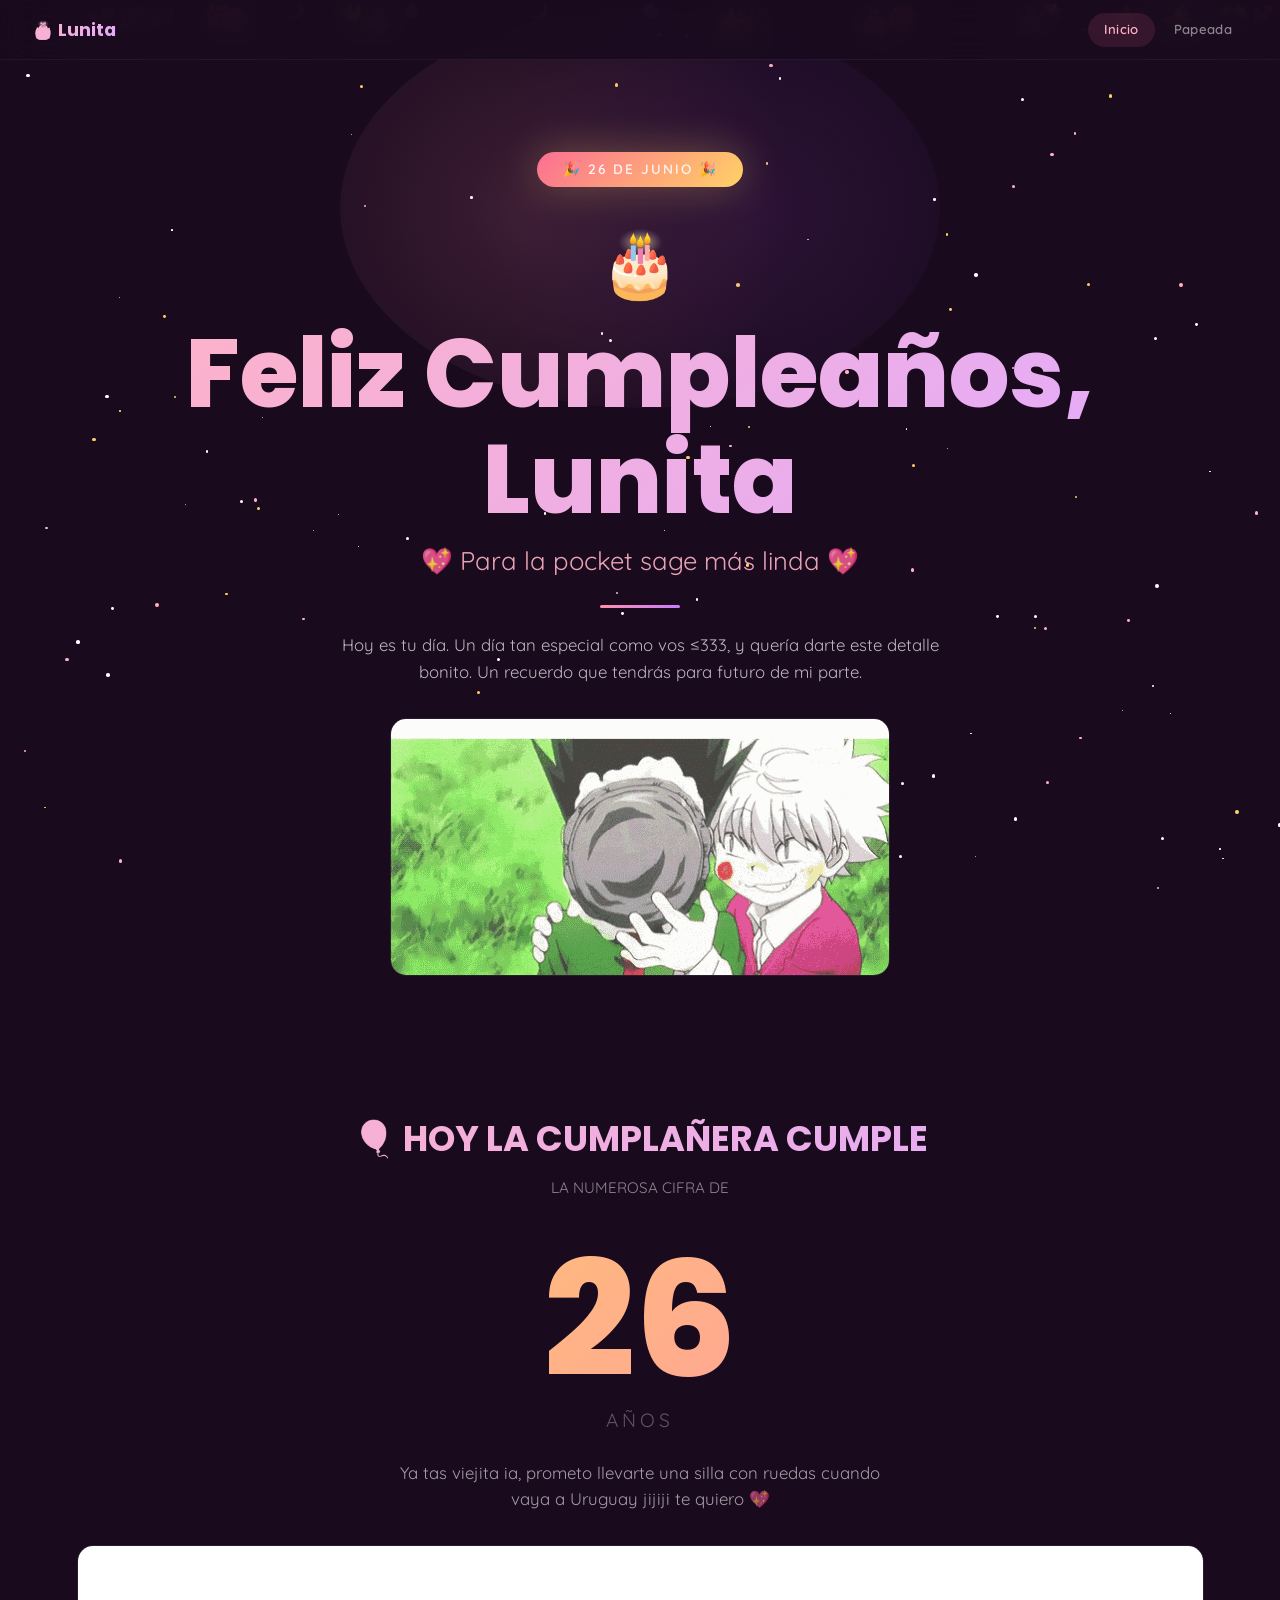
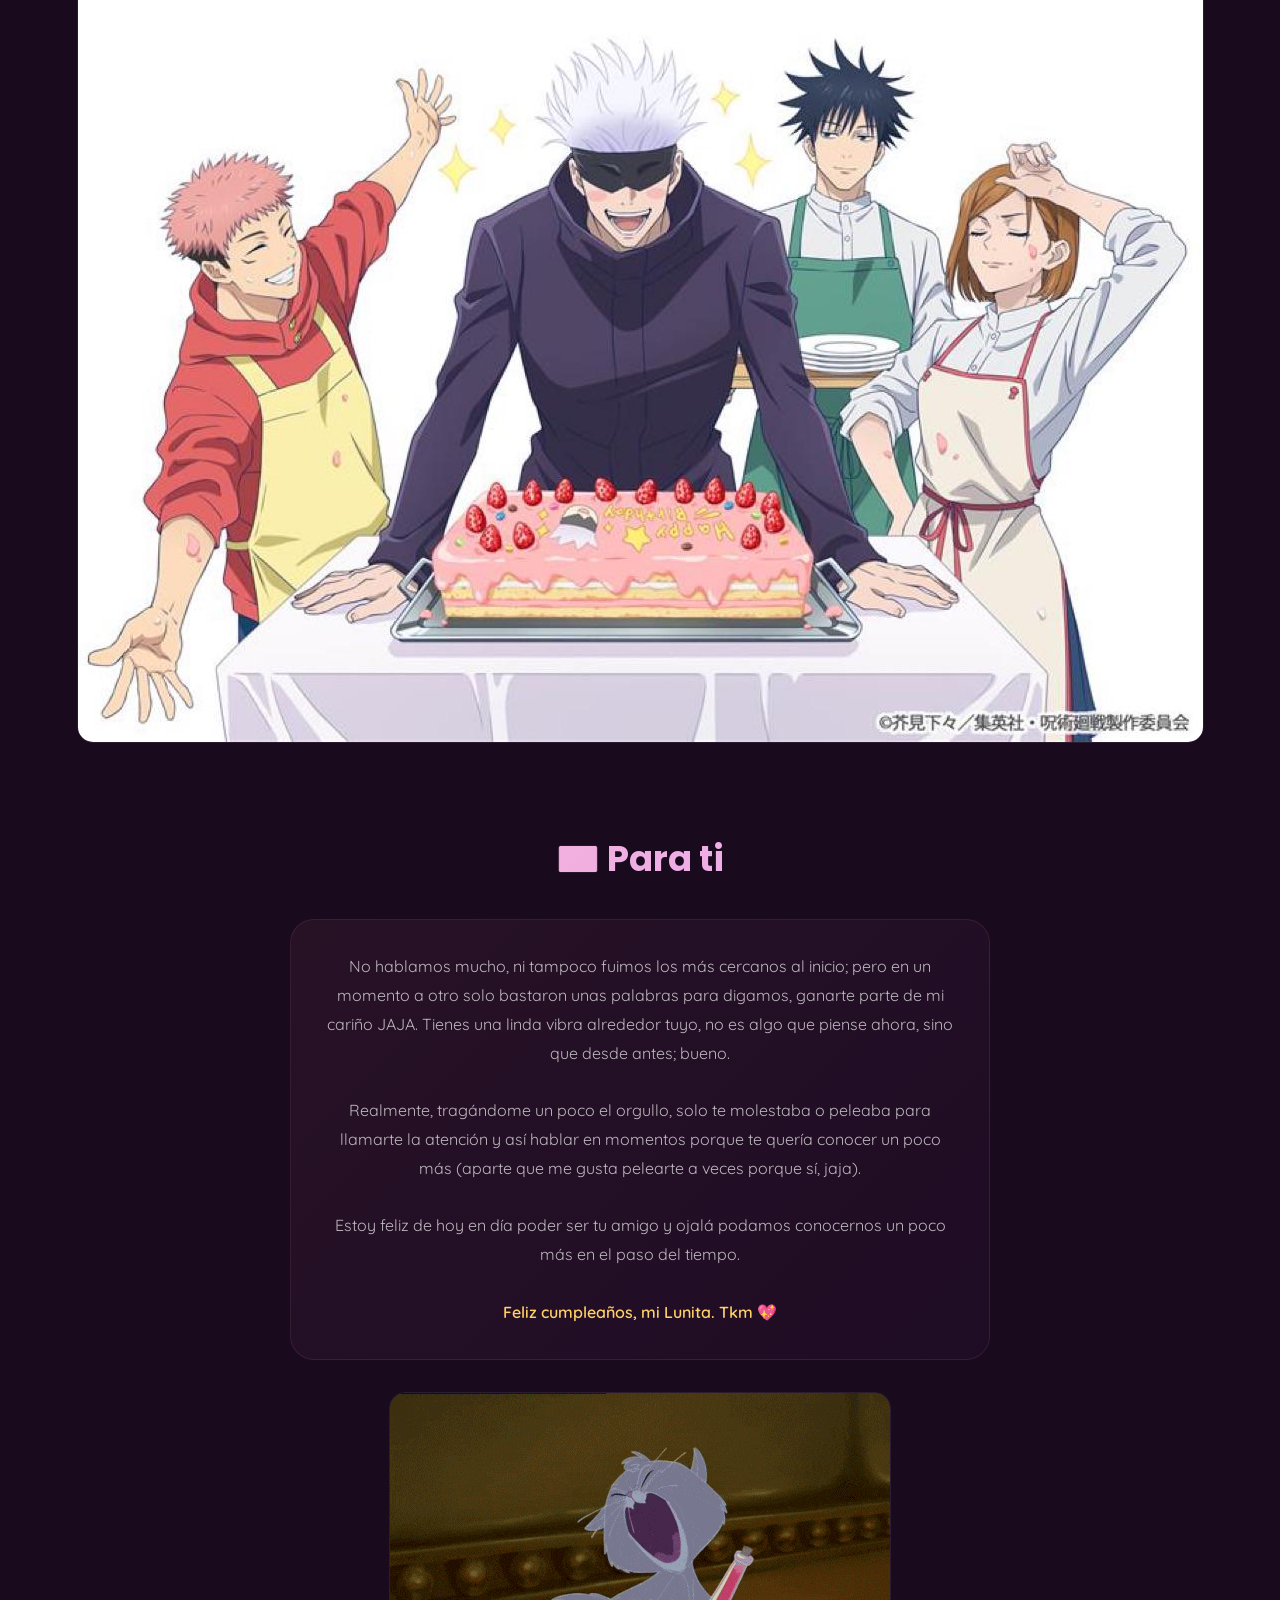
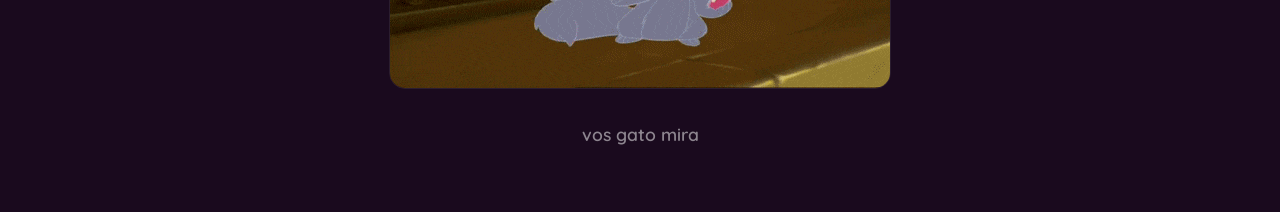
<file: index.html>
<!DOCTYPE html>
<html lang="es">
<head>
  <meta charset="UTF-8">
  <meta name="viewport" content="width=device-width, initial-scale=1.0">
  <title>Feliz Cumpleaños, Lunita 💖</title>
  <link rel="stylesheet" href="styles.css">
</head>
<body>

  <div class="stars" id="stars"></div>
  <div class="confetti-container" id="confetti"></div>
  <div class="floating-particles" id="particles"></div>

  <nav class="nav">
    <a href="index.html" class="nav-logo">🎂 Lunita</a>
    <button class="nav-toggle" id="navToggle">☰</button>
    <ul class="nav-links" id="navLinks">
      <li><a href="index.html" class="active">Inicio</a></li>
      <li><a href="momentos.html">Papeada</a></li>
    </ul>
  </nav>

  <div class="container">

    <section class="hero hero-birthday">
      <span class="hero-badge">🎉 26 de junio 🎉</span>
      <span class="birthday-cake-emoji">🎂</span>
      <h1>Feliz Cumpleaños,<br>Lunita</h1>
      <h2>💖 Para la pocket sage más linda 💖</h2>
      <div class="hero-divider"></div>
      <p>Hoy es tu día. Un día tan especial como vos ≤333, y quería darte este detalle bonito. Un recuerdo que tendrás para futuro de mi parte.</p>
      <div style="margin-top:2rem;">
        <img src="gon-killua.gif" alt="Gon y Killua" style="max-width:100%;border-radius:16px;border:1px solid rgba(255,255,255,0.08);">
      </div>
    </section>

    <section class="section">
      <h2 class="section-title">🎈 HOY LA CUMPLAÑERA CUMPLE</h2>
      <p class="section-subtitle">LA NUMEROSA CIFRA DE</p>
      <div style="text-align:center;">
        <div class="age-display">26</div>
        <div class="age-label">años</div>
      </div>
      <p style="text-align:center;color:rgba(255,255,255,0.6);font-size:1.05rem;margin-top:1.5rem;max-width:500px;margin-left:auto;margin-right:auto;">
        Ya tas viejita ia, prometo llevarte una silla con ruedas cuando vaya a Uruguay jijiji te quiero 💖
      </p>
      <div style="text-align:center;margin-top:2rem;">
        <img src="li0yrvwtml5g1.jpeg" alt="Imagen de cumpleaños" style="max-width:100%;border-radius:16px;border:1px solid rgba(255,255,255,0.08);">
      </div>
    </section>

    <section class="section">
      <h2 class="section-title">💌 Para ti</h2>
      <div class="message-box">
        <p>
          No hablamos mucho, ni tampoco fuimos los más cercanos al inicio; pero en un momento a otro solo bastaron unas palabras para digamos, ganarte parte de mi cariño JAJA. Tienes una linda vibra alrededor tuyo, no es algo que piense ahora, sino que desde antes; bueno.
          <br><br>
          Realmente, tragándome un poco el orgullo, solo te molestaba o peleaba para llamarte la atención y así hablar en momentos porque te quería conocer un poco más (aparte que me gusta pelearte a veces porque sí, jaja).
          <br><br>
          Estoy feliz de hoy en día poder ser tu amigo y ojalá podamos conocernos un poco más en el paso del tiempo.
          <br><br>
          <span style="color:var(--gold);font-weight:600;">
            Feliz cumpleaños, mi Lunita. Tkm 💖
          </span>
        </p>
      </div>
      <div style="text-align:center;margin-top:2rem;">
        <img src="giphy.gif" alt="GIF" style="max-width:100%;border-radius:16px;border:1px solid rgba(255,255,255,0.08);">
      </div>
      <p style="text-align:center;color:rgba(255,255,255,0.5);font-size:1.1rem;margin-top:1.5rem;font-weight:600;">
        vos gato mira
      </p>
    </section>

  </div>

  <script>
    (function(){
      // Estrellas
      var s = document.getElementById('stars');
      for (var i = 0; i < 120; i++) {
        var star = document.createElement('div');
        star.className = 'star';
        var size = 1 + Math.random() * 3;
        star.style.width = size + 'px';
        star.style.height = size + 'px';
        star.style.left = Math.random() * 100 + '%';
        star.style.top = Math.random() * 100 + '%';
        star.style.setProperty('--dur', (2 + Math.random() * 4) + 's');
        star.style.animationDelay = (Math.random() * 5) + 's';
        if (Math.random() > 0.7) star.style.background = 'var(--pink-200)';
        else if (Math.random() > 0.5) star.style.background = 'var(--gold)';
        s.appendChild(star);
      }

      // Confeti
      var c = document.getElementById('confetti');
      var colors = ['var(--pink-300)','var(--pink-400)','var(--purple-200)','var(--gold)','var(--blue-100)','#ff6b6b','#51cf66','#ffe066'];
      for (var i = 0; i < 60; i++) {
        var e = document.createElement('div');
        e.className = 'confetti';
        e.style.left = Math.random() * 100 + '%';
        e.style.width = (5 + Math.random() * 10) + 'px';
        e.style.height = (5 + Math.random() * 10) + 'px';
        e.style.background = colors[Math.floor(Math.random() * colors.length)];
        e.style.setProperty('--fall-dur', (3 + Math.random() * 5) + 's');
        e.style.setProperty('--fall-delay', (Math.random() * 8) + 's');
        c.appendChild(e);
      }

      // Partículas flotantes
      var p = document.getElementById('particles');
      var sym = ['🎂','🎈','🎉','🎊','💖','✨','🌟','🎀','🌙','💕','🎁','🦋','🌸','⭐'];
      for (var i = 0; i < 25; i++) {
        var e = document.createElement('div');
        e.className = 'particle';
        e.textContent = sym[Math.floor(Math.random() * sym.length)];
        e.style.left = Math.random() * 100 + '%';
        e.style.fontSize = (0.7 + Math.random() * 1.2) + 'rem';
        e.style.setProperty('--dur', (10 + Math.random() * 20) + 's');
        e.style.setProperty('--delay', (Math.random() * 15) + 's');
        p.appendChild(e);
      }

      // Countdown al próximo cumpleaños
      function updateCountdown() {
        var now = new Date();
        var year = now.getFullYear();
        var birthday = new Date(year, 5, 26);
        if (now > birthday) birthday.setFullYear(year + 1);
        var diff = birthday - now;
        document.getElementById('cd-days').textContent = Math.floor(diff / 86400000);
        document.getElementById('cd-hours').textContent = Math.floor((diff % 86400000) / 3600000);
        document.getElementById('cd-minutes').textContent = Math.floor((diff % 3600000) / 60000);
        document.getElementById('cd-seconds').textContent = Math.floor((diff % 60000) / 1000);
      }
      updateCountdown();
      setInterval(updateCountdown, 1000);

      // Nav toggle
      document.getElementById('navToggle').addEventListener('click', function(){
        document.getElementById('navLinks').classList.toggle('open');
      });
    })();
  </script>

</body>
</html>
</file>
<file: styles.css>
@import url('https://fonts.googleapis.com/css2?family=Poppins:wght@300;400;600;700;800&family=Quicksand:wght@300;400;600;700&display=swap');

* {
  margin: 0;
  padding: 0;
  box-sizing: border-box;
}

:root {
  --pink-100: #ffe4ec;
  --pink-200: #ffb3c6;
  --pink-300: #ff8fab;
  --pink-400: #fb6f92;
  --pink-500: #e6397b;
  --purple-100: #e0aaff;
  --purple-200: #c77dff;
  --purple-300: #9d4edd;
  --purple-400: #7b2cbf;
  --blue-100: #a2d2ff;
  --blue-200: #7ec8e3;
  --yellow-100: #fff3b0;
  --gold: #ffd166;
  --white: #fff5f7;
  --bg-dark: #1a0a1e;
  --card-bg: rgba(255, 255, 255, 0.08);
  --card-border: rgba(255, 255, 255, 0.12);
  --shadow: 0 8px 32px rgba(0, 0, 0, 0.3);
  --radius: 24px;
  --radius-sm: 16px;
}

html {
  scroll-behavior: smooth;
}

body {
  font-family: 'Quicksand', sans-serif;
  background: var(--bg-dark);
  color: var(--white);
  min-height: 100vh;
  overflow-x: hidden;
  line-height: 1.6;
}

::selection {
  background: var(--pink-400);
  color: white;
}

/* ── Scrollbar ── */
::-webkit-scrollbar { width: 8px; }
::-webkit-scrollbar-track { background: var(--bg-dark); }
::-webkit-scrollbar-thumb {
  background: linear-gradient(var(--pink-400), var(--purple-300));
  border-radius: 10px;
}
::-webkit-scrollbar-thumb:hover {
  background: linear-gradient(var(--pink-300), var(--purple-200));
}

/* ── Estrellas de fondo ── */
.stars {
  position: fixed;
  inset: 0;
  pointer-events: none;
  z-index: 0;
  overflow: hidden;
}
.star {
  position: absolute;
  width: 3px;
  height: 3px;
  background: white;
  border-radius: 50%;
  animation: twinkle var(--dur, 3s) ease-in-out infinite alternate;
}
@keyframes twinkle {
  0%   { opacity: 0.2; transform: scale(0.8); }
  100% { opacity: 1;   transform: scale(1.2); }
}

/* ── Partículas flotantes ── */
.floating-particles {
  position: fixed;
  inset: 0;
  pointer-events: none;
  z-index: 0;
  overflow: hidden;
}
.particle {
  position: absolute;
  font-size: 1.2rem;
  opacity: 0.25;
  animation: floatUp var(--dur, 12s) linear infinite;
  animation-delay: var(--delay, 0s);
}
@keyframes floatUp {
  0%   { transform: translateY(100vh) rotate(0deg); opacity: 0; }
  10%  { opacity: 0.25; }
  90%  { opacity: 0.25; }
  100% { transform: translateY(-10vh) rotate(360deg); opacity: 0; }
}

/* ── Navegación ── */
.nav {
  position: fixed;
  top: 0;
  left: 0;
  right: 0;
  z-index: 100;
  padding: 0.8rem 2rem;
  background: rgba(26, 10, 30, 0.8);
  backdrop-filter: blur(20px);
  -webkit-backdrop-filter: blur(20px);
  border-bottom: 1px solid rgba(255, 255, 255, 0.05);
  display: flex;
  align-items: center;
  justify-content: space-between;
}
.nav-logo {
  font-family: 'Poppins', sans-serif;
  font-weight: 700;
  font-size: 1.1rem;
  background: linear-gradient(135deg, var(--pink-200), var(--purple-100));
  -webkit-background-clip: text;
  background-clip: text;
  color: transparent;
  text-decoration: none;
}
.nav-links {
  display: flex;
  gap: 0.2rem;
  list-style: none;
}
.nav-links a {
  display: block;
  padding: 0.4rem 1rem;
  border-radius: 50px;
  font-size: 0.82rem;
  font-weight: 600;
  text-decoration: none;
  color: rgba(255, 255, 255, 0.5);
  transition: all 0.3s ease;
  letter-spacing: 0.3px;
}
.nav-links a:hover,
.nav-links a.active {
  color: var(--white);
  background: rgba(255, 255, 255, 0.06);
}
.nav-links a.active {
  background: rgba(251, 111, 146, 0.12);
  color: var(--pink-200);
}

.nav-toggle {
  display: none;
  background: none;
  border: none;
  color: var(--white);
  font-size: 1.5rem;
  cursor: pointer;
  padding: 0.25rem;
}

@media (max-width: 600px) {
  .nav {
    flex-wrap: wrap;
    padding: 0.6rem 1rem;
    gap: 0.3rem;
  }
  .nav-links {
    width: 100%;
    justify-content: center;
    flex-wrap: wrap;
    gap: 0;
  }
  .nav-links a {
    padding: 0.3rem 0.7rem;
    font-size: 0.78rem;
  }
  .nav-toggle {
    display: none;
  }
}

/* ── Contenedor principal ── */
.container {
  position: relative;
  z-index: 1;
  max-width: 1200px;
  margin: 0 auto;
  padding: 5.5rem 1.5rem 4rem;
}

/* ── Hero ── */
.hero {
  text-align: center;
  padding: 4rem 1rem 3rem;
  position: relative;
}
.hero::before {
  content: '';
  position: absolute;
  top: -80px;
  left: 50%;
  transform: translateX(-50%);
  width: 600px;
  height: 400px;
  background:
    radial-gradient(circle at 30% 50%, rgba(255, 143, 171, 0.15) 0%, transparent 60%),
    radial-gradient(circle at 70% 50%, rgba(157, 78, 221, 0.12) 0%, transparent 60%);
  border-radius: 50%;
  pointer-events: none;
  z-index: -1;
}
.hero-badge {
  display: inline-block;
  background: linear-gradient(135deg, var(--pink-400), var(--purple-300));
  padding: 0.4rem 1.6rem;
  border-radius: 50px;
  font-size: 0.85rem;
  font-weight: 600;
  letter-spacing: 2px;
  text-transform: uppercase;
  margin-bottom: 1.5rem;
  box-shadow: 0 0 30px rgba(251, 111, 146, 0.4);
}
.hero h1 {
  font-family: 'Poppins', sans-serif;
  font-size: clamp(2.8rem, 10vw, 5.5rem);
  font-weight: 800;
  background: linear-gradient(135deg, var(--pink-200), var(--purple-100), var(--blue-100));
  -webkit-background-clip: text;
  background-clip: text;
  color: transparent;
  line-height: 1.1;
  margin-bottom: 0.5rem;
  animation: gradientShift 6s ease-in-out infinite alternate;
  background-size: 200% 200%;
}
@keyframes gradientShift {
  0%   { background-position: 0% 50%; }
  50%  { background-position: 100% 50%; }
  100% { background-position: 0% 50%; }
}
.hero h2 {
  font-size: clamp(1.1rem, 3vw, 1.6rem);
  font-weight: 400;
  color: var(--pink-200);
  margin-bottom: 1rem;
  opacity: 0.9;
}
.hero p {
  max-width: 600px;
  margin: 0 auto;
  color: rgba(255, 255, 255, 0.7);
  font-size: 1.05rem;
}
.hero-divider {
  width: 80px;
  height: 3px;
  margin: 1.5rem auto;
  background: linear-gradient(90deg, var(--pink-300), var(--purple-200));
  border-radius: 4px;
}

/* ── Secciones ── */
.section {
  margin-top: 5rem;
  opacity: 0;
  animation: fadeUp 0.8s cubic-bezier(0.22, 1, 0.36, 1) forwards;
}
.section:nth-child(1) { animation-delay: 0.1s; }
.section:nth-child(2) { animation-delay: 0.25s; }
.section:nth-child(3) { animation-delay: 0.4s; }
.section:nth-child(4) { animation-delay: 0.55s; }

@keyframes fadeUp {
  from { opacity: 0; transform: translateY(30px); }
  to   { opacity: 1; transform: translateY(0); }
}

.section-title {
  font-family: 'Poppins', sans-serif;
  font-size: clamp(1.6rem, 4vw, 2.2rem);
  font-weight: 700;
  text-align: center;
  margin-bottom: 0.5rem;
  background: linear-gradient(135deg, var(--pink-200), var(--purple-100));
  -webkit-background-clip: text;
  background-clip: text;
  color: transparent;
}
.section-subtitle {
  text-align: center;
  color: rgba(255, 255, 255, 0.5);
  margin-bottom: 2.5rem;
  font-size: 0.95rem;
}

/* ── Grilla de tarjetas ── */
.card-grid {
  display: grid;
  grid-template-columns: repeat(auto-fit, minmax(280px, 1fr));
  gap: 1.8rem;
}

/* ── Tarjeta glassmorphism ── */
.card {
  background: var(--card-bg);
  backdrop-filter: blur(20px);
  -webkit-backdrop-filter: blur(20px);
  border: 1px solid var(--card-border);
  border-radius: var(--radius);
  padding: 2rem 1.5rem;
  transition: transform 0.4s cubic-bezier(0.34, 1.56, 0.64, 1),
              box-shadow 0.4s ease,
              border-color 0.4s ease;
  position: relative;
  overflow: hidden;
}
.card::before {
  content: '';
  position: absolute;
  top: 0; left: 0; right: 0; bottom: 0;
  border-radius: var(--radius);
  background: linear-gradient(
    135deg,
    rgba(255, 143, 171, 0.08) 0%,
    rgba(157, 78, 221, 0.05) 50%,
    rgba(162, 210, 255, 0.08) 100%
  );
  opacity: 0;
  transition: opacity 0.5s ease;
  z-index: 0;
}
.card:hover::before { opacity: 1; }
.card:hover {
  transform: translateY(-8px) scale(1.01);
  box-shadow:
    0 20px 60px rgba(251, 111, 146, 0.15),
    0 0 40px rgba(157, 78, 221, 0.08);
  border-color: rgba(255, 143, 171, 0.3);
}
.card > * { position: relative; z-index: 1; }

.card::after {
  content: '';
  position: absolute;
  inset: -1px;
  border-radius: var(--radius);
  background: linear-gradient(
    135deg,
    transparent 40%,
    rgba(255, 143, 171, 0.15),
    rgba(157, 78, 221, 0.15),
    transparent 60%
  );
  z-index: -1;
  opacity: 0;
  transition: opacity 0.5s ease;
  mask: linear-gradient(#fff 0 0) content-box, linear-gradient(#fff 0 0);
  mask-composite: exclude;
  -webkit-mask-composite: xor;
  padding: 1px;
}
.card:hover::after { opacity: 1; }

.card-icon {
  font-size: 2.6rem;
  margin-bottom: 1rem;
  display: block;
}
.card-title {
  font-family: 'Poppins', sans-serif;
  font-size: 1.25rem;
  font-weight: 700;
  margin-bottom: 0.5rem;
  color: var(--pink-200);
}
.card-desc {
  color: rgba(255, 255, 255, 0.6);
  font-size: 0.92rem;
  line-height: 1.7;
}

/* ── Tags ── */
.tags {
  display: flex;
  flex-wrap: wrap;
  gap: 0.5rem;
  margin-top: 1rem;
}
.tag {
  display: inline-block;
  padding: 0.25rem 1rem;
  border-radius: 50px;
  font-size: 0.75rem;
  font-weight: 600;
  background: rgba(255, 255, 255, 0.06);
  border: 1px solid rgba(255, 255, 255, 0.08);
  color: rgba(255, 255, 255, 0.5);
  letter-spacing: 0.5px;
}
.tag-pink   { border-color: rgba(251,111,146,0.25); color: var(--pink-200); }
.tag-purple { border-color: rgba(157,78,221,0.25); color: var(--purple-100); }
.tag-blue   { border-color: rgba(162,210,255,0.25); color: var(--blue-100); }
.tag-gold   { border-color: rgba(255,209,102,0.25); color: var(--gold); }

/* ── Tarjeta destacada ── */
.card-featured {
  grid-column: 1 / -1;
  display: grid;
  grid-template-columns: 1fr 1fr;
  gap: 2rem;
  padding: 2.5rem;
}
.card-featured .card-left {
  display: flex;
  flex-direction: column;
  justify-content: center;
}
.card-featured .card-right {
  display: flex;
  align-items: center;
  justify-content: center;
  min-height: 200px;
  border-radius: var(--radius-sm);
  background: rgba(255, 255, 255, 0.03);
  border: 1px dashed rgba(255, 255, 255, 0.08);
}
.card-featured .card-right .placeholder {
  color: rgba(255, 255, 255, 0.15);
  font-size: 0.9rem;
  text-align: center;
}
@media (max-width: 700px) {
  .card-featured {
    grid-template-columns: 1fr;
    gap: 1.2rem;
    padding: 1.5rem;
  }
}

/* ── Galería ── */
.gallery-grid {
  display: grid;
  grid-template-columns: repeat(auto-fit, minmax(180px, 1fr));
  gap: 1rem;
}
.gallery-item {
  aspect-ratio: 1;
  border-radius: var(--radius-sm);
  background: rgba(255, 255, 255, 0.03);
  border: 1px solid rgba(255, 255, 255, 0.06);
  display: flex;
  align-items: center;
  justify-content: center;
  transition: transform 0.3s ease, border-color 0.3s ease;
  min-height: 180px;
}
.gallery-item .placeholder {
  color: rgba(255, 255, 255, 0.1);
  font-size: 0.8rem;
  text-align: center;
  padding: 1rem;
}
.gallery-item:hover {
  transform: scale(1.04);
  border-color: rgba(255, 143, 171, 0.2);
}
.gallery-item.tall { grid-row: span 2; aspect-ratio: auto; }
.gallery-item.wide { grid-column: span 2; aspect-ratio: auto; min-height: 180px; }
@media (max-width: 500px) {
  .gallery-item.wide,
  .gallery-item.tall {
    grid-column: span 1;
    grid-row: span 1;
    aspect-ratio: 1;
  }
}

/* ── Lista de detalles ── */
.detail-list {
  display: grid;
  gap: 1rem;
}
.detail-item {
  display: flex;
  align-items: flex-start;
  gap: 1rem;
  padding: 1.2rem 1.5rem;
  border-radius: var(--radius-sm);
  background: rgba(255, 255, 255, 0.03);
  border: 1px solid rgba(255, 255, 255, 0.05);
  transition: background 0.3s ease, border-color 0.3s ease;
}
.detail-item:hover {
  background: rgba(255, 255, 255, 0.06);
  border-color: rgba(255, 255, 255, 0.1);
}
.detail-item .emoji {
  font-size: 1.6rem;
  flex-shrink: 0;
  margin-top: 0.1rem;
}
.detail-item .content {
  color: rgba(255, 255, 255, 0.65);
  font-size: 0.95rem;
}
.detail-item .content strong {
  color: var(--pink-200);
  font-weight: 600;
}

/* ─── Cuenta regresiva ── */
.countdown {
  display: flex;
  justify-content: center;
  gap: 1rem;
  flex-wrap: wrap;
  margin-top: 2rem;
}
.countdown-item {
  text-align: center;
  min-width: 70px;
  padding: 0.8rem 1rem;
  border-radius: var(--radius-sm);
  background: rgba(255, 255, 255, 0.04);
  border: 1px solid rgba(255, 255, 255, 0.06);
}
.countdown-item .num {
  font-family: 'Poppins', sans-serif;
  font-size: 1.8rem;
  font-weight: 700;
  background: linear-gradient(135deg, var(--pink-200), var(--purple-100));
  -webkit-background-clip: text;
  background-clip: text;
  color: transparent;
  line-height: 1;
}
.countdown-item .label {
  font-size: 0.7rem;
  text-transform: uppercase;
  letter-spacing: 1px;
  color: rgba(255, 255, 255, 0.35);
  margin-top: 0.3rem;
}

/* ── Caja de mensaje ── */
.message-box {
  max-width: 700px;
  margin: 2rem auto 0;
  padding: 2rem;
  border-radius: var(--radius);
  background: linear-gradient(
    135deg,
    rgba(255, 143, 171, 0.06),
    rgba(157, 78, 221, 0.04)
  );
  border: 1px solid rgba(255, 143, 171, 0.1);
  text-align: center;
}
.message-box p {
  color: rgba(255, 255, 255, 0.7);
  font-size: 1rem;
  line-height: 1.8;
}

/* ── Estadísticas ── */
.stats-grid {
  display: grid;
  grid-template-columns: repeat(auto-fit, minmax(150px, 1fr));
  gap: 1.2rem;
}
.stat-card {
  text-align: center;
  padding: 1.5rem 1rem;
  border-radius: var(--radius-sm);
  background: rgba(255, 255, 255, 0.03);
  border: 1px solid rgba(255, 255, 255, 0.05);
  transition: transform 0.3s ease, border-color 0.3s ease;
}
.stat-card:hover {
  transform: translateY(-4px);
  border-color: rgba(255, 143, 171, 0.15);
}
.stat-card .num {
  font-family: 'Poppins', sans-serif;
  font-size: 2.2rem;
  font-weight: 800;
  background: linear-gradient(135deg, var(--pink-200), var(--purple-100));
  -webkit-background-clip: text;
  background-clip: text;
  color: transparent;
  line-height: 1;
}
.stat-card .label {
  font-size: 0.75rem;
  text-transform: uppercase;
  letter-spacing: 1px;
  color: rgba(255, 255, 255, 0.35);
  margin-top: 0.4rem;
}

/* ── Tabla de puntuaciones ── */
.rank-table {
  width: 100%;
  border-collapse: collapse;
  margin-top: 1.5rem;
}
.rank-table th {
  font-family: 'Poppins', sans-serif;
  font-size: 0.75rem;
  text-transform: uppercase;
  letter-spacing: 1px;
  color: rgba(255, 255, 255, 0.3);
  padding: 0.8rem 1rem;
  text-align: left;
  border-bottom: 1px solid rgba(255, 255, 255, 0.05);
}
.rank-table td {
  padding: 1rem;
  border-bottom: 1px solid rgba(255, 255, 255, 0.03);
  color: rgba(255, 255, 255, 0.6);
  font-size: 0.92rem;
  transition: background 0.2s ease;
}
.rank-table tr:hover td {
  background: rgba(255, 255, 255, 0.03);
}
.rank-table .rank-num {
  font-family: 'Poppins', sans-serif;
  font-weight: 700;
  color: var(--pink-200);
}
.rank-table .rank-score {
  font-family: 'Poppins', sans-serif;
  font-weight: 600;
  color: var(--gold);
}

/* ── Footer ── */
.footer {
  text-align: center;
  margin-top: 5rem;
  padding-top: 2rem;
  border-top: 1px solid rgba(255, 255, 255, 0.05);
  color: rgba(255, 255, 255, 0.25);
  font-size: 0.85rem;
}
.footer .big-heart {
  font-size: 2rem;
  display: block;
  margin-bottom: 0.5rem;
  animation: pulse 2s ease-in-out infinite;
}
@keyframes pulse {
  0%, 100% { transform: scale(1); }
  50%      { transform: scale(1.15); }
}

/* ── Animaciones de entrada para tarjetas ── */
.card {
  opacity: 0;
  animation: fadeUp 0.7s cubic-bezier(0.22, 1, 0.36, 1) forwards;
}
.card:nth-child(1) { animation-delay: 0.05s; }
.card:nth-child(2) { animation-delay: 0.15s; }
.card:nth-child(3) { animation-delay: 0.25s; }
.card:nth-child(4) { animation-delay: 0.35s; }
.card:nth-child(5) { animation-delay: 0.45s; }
.card:nth-child(6) { animation-delay: 0.55s; }
.card:nth-child(7) { animation-delay: 0.65s; }
.card:nth-child(8) { animation-delay: 0.75s; }

/* ── Confeti ── */
.confetti-container {
  position: fixed;
  inset: 0;
  pointer-events: none;
  z-index: 0;
  overflow: hidden;
}
.confetti {
  position: absolute;
  width: 10px;
  height: 10px;
  opacity: 0;
  animation: confettiFall var(--fall-dur, 6s) ease-in forwards;
  animation-delay: var(--fall-delay, 0s);
}
.confetti:nth-child(odd) { border-radius: 50%; }
.confetti:nth-child(even) { border-radius: 2px; transform: rotate(45deg); }
@keyframes confettiFall {
  0%   { transform: translateY(-10vh) rotate(0deg); opacity: 1; }
  100% { transform: translateY(110vh) rotate(720deg); opacity: 0; }
}

/* ── Globos decorativos ── */
.balloon {
  position: fixed;
  font-size: 2.5rem;
  pointer-events: none;
  z-index: 0;
  opacity: 0.2;
  animation: balloonFloat var(--balloon-dur, 8s) ease-in-out infinite;
  animation-delay: var(--balloon-delay, 0s);
}
@keyframes balloonFloat {
  0%, 100% { transform: translateY(0) scale(1); }
  50%      { transform: translateY(-20px) scale(1.05); }
}

/* ── Birthday hero extra ── */
.hero-birthday h1 {
  font-size: clamp(3rem, 12vw, 6rem);
}
.hero-birthday .hero-badge {
  background: linear-gradient(135deg, var(--pink-400), var(--gold));
  box-shadow: 0 0 40px rgba(255, 209, 102, 0.3);
}
.birthday-cake-emoji {
  display: block;
  font-size: 4rem;
  margin-bottom: 0.5rem;
  animation: bounce 2s ease-in-out infinite;
}
@keyframes bounce {
  0%, 100% { transform: translateY(0); }
  50%      { transform: translateY(-12px); }
}

/* ── Tarjeta de deseo / wish card ── */
.wish-card {
  background: linear-gradient(
    135deg,
    rgba(255, 209, 102, 0.06),
    rgba(251, 111, 146, 0.05)
  );
  border: 1px solid rgba(255, 209, 102, 0.1);
}
.wish-card .card-title {
  color: var(--gold);
}

/* ── Números grandes (edad) ── */
.age-display {
  font-family: 'Poppins', sans-serif;
  font-size: clamp(5rem, 20vw, 10rem);
  font-weight: 800;
  line-height: 1;
  background: linear-gradient(135deg, var(--gold), var(--pink-300), var(--purple-200));
  -webkit-background-clip: text;
  background-clip: text;
  color: transparent;
  animation: gradientShift 4s ease-in-out infinite alternate;
  background-size: 200% 200%;
}
.age-label {
  font-size: 1.2rem;
  text-transform: uppercase;
  letter-spacing: 4px;
  color: rgba(255, 255, 255, 0.3);
  margin-top: 0.3rem;
}

/* ── Gift cards ── */
.gift-grid {
  display: grid;
  grid-template-columns: repeat(auto-fit, minmax(200px, 1fr));
  gap: 1.5rem;
}
.gift-card {
  text-align: center;
  padding: 1.5rem 1rem;
  border-radius: var(--radius-sm);
  background: rgba(255, 255, 255, 0.03);
  border: 1px solid rgba(255, 255, 255, 0.05);
  transition: transform 0.3s ease, border-color 0.3s ease;
}
.gift-card:hover {
  transform: translateY(-6px);
  border-color: rgba(255, 209, 102, 0.2);
}
.gift-card .gift-icon {
  font-size: 2.8rem;
  display: block;
  margin-bottom: 0.5rem;
}
.gift-card .gift-label {
  color: rgba(255, 255, 255, 0.4);
  font-size: 0.85rem;
}

/* ── Timeline ── */
.timeline {
  position: relative;
  padding-left: 2.5rem;
}
.timeline::before {
  content: '';
  position: absolute;
  left: 10px;
  top: 0;
  bottom: 0;
  width: 2px;
  background: linear-gradient(to bottom, var(--pink-400), var(--purple-300), var(--gold));
  border-radius: 4px;
}
.timeline-item {
  position: relative;
  margin-bottom: 1.5rem;
  padding: 1.2rem 1.5rem;
  border-radius: var(--radius-sm);
  background: rgba(255, 255, 255, 0.03);
  border: 1px solid rgba(255, 255, 255, 0.05);
  transition: background 0.3s ease;
}
.timeline-item:hover {
  background: rgba(255, 255, 255, 0.06);
}
.timeline-item::before {
  content: '';
  position: absolute;
  left: -2.1rem;
  top: 1.5rem;
  width: 12px;
  height: 12px;
  border-radius: 50%;
  background: var(--pink-300);
  border: 2px solid var(--bg-dark);
  box-shadow: 0 0 0 2px var(--pink-300);
}
.timeline-item:nth-child(even)::before { background: var(--purple-200); box-shadow: 0 0 0 2px var(--purple-200); }
.timeline-item .tl-date {
  font-size: 0.75rem;
  text-transform: uppercase;
  letter-spacing: 1px;
  color: rgba(255, 255, 255, 0.25);
  margin-bottom: 0.3rem;
}
.timeline-item .tl-title {
  font-family: 'Poppins', sans-serif;
  font-weight: 600;
  color: var(--pink-200);
  margin-bottom: 0.3rem;
}
.timeline-item .tl-desc {
  color: rgba(255, 255, 255, 0.5);
  font-size: 0.9rem;
}

/* ── Botón de regreso ── */
.back-home {
  display: inline-flex;
  align-items: center;
  gap: 0.5rem;
  padding: 0.6rem 1.5rem;
  border-radius: 50px;
  background: rgba(255, 255, 255, 0.05);
  border: 1px solid rgba(255, 255, 255, 0.1);
  color: rgba(255, 255, 255, 0.5);
  text-decoration: none;
  font-size: 0.85rem;
  font-weight: 600;
  transition: all 0.3s ease;
  margin-bottom: 2rem;
  display: inline-block;
}
.back-home:hover {
  background: rgba(255, 255, 255, 0.08);
  border-color: rgba(255, 143, 171, 0.2);
  color: var(--white);
  transform: translateX(-4px);
}
</file>
